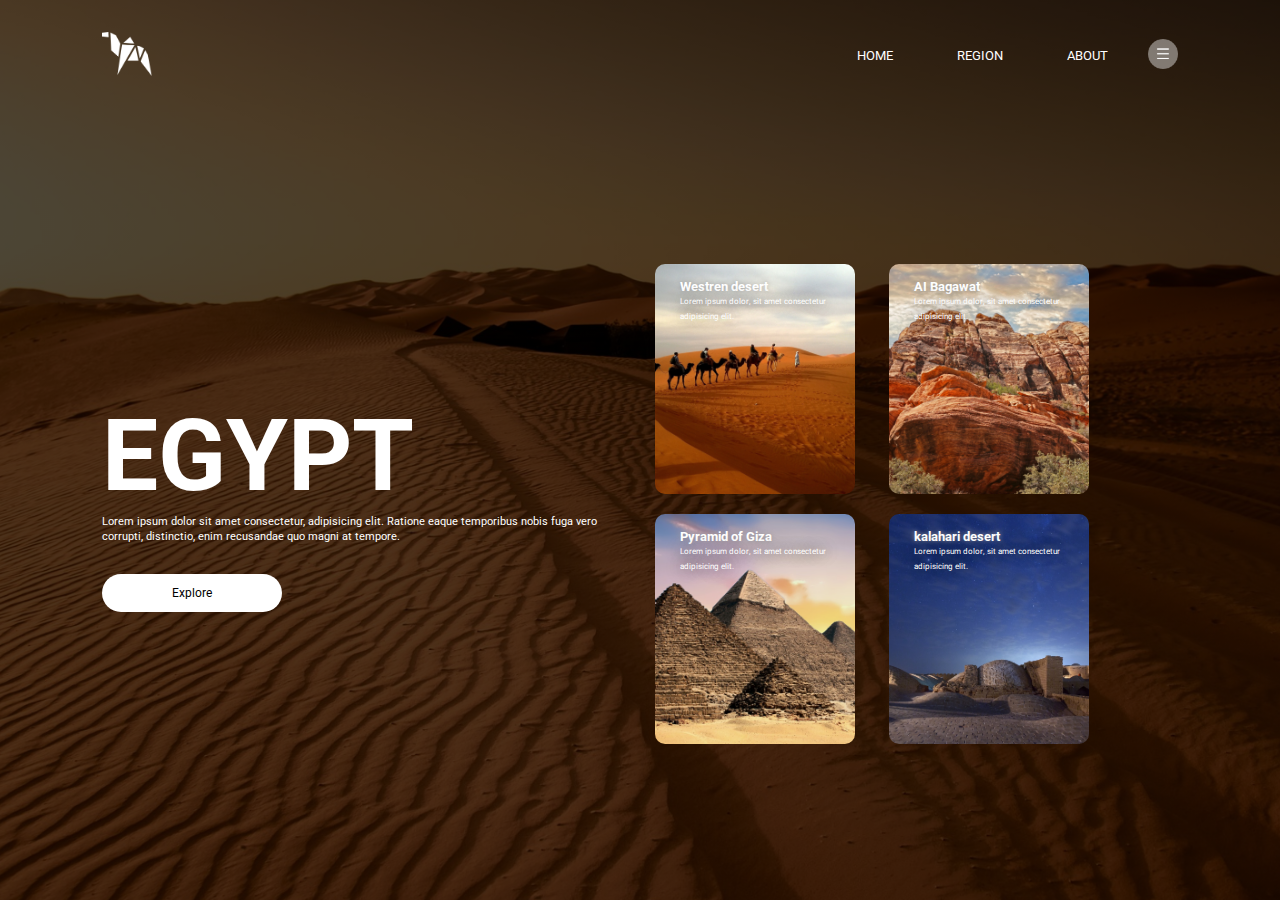
<file: index.html>
<!DOCTYPE html>
<html lang="en">
<head>
    <meta charset="UTF-8">
    <meta name="viewport" content="width=device-width, initial-scale=1.0">
    <title>Desert</title>
    <link rel="stylesheet" href="style.css">
    <link rel="preconnect" href="https://fonts.gstatic.com">
    <link href="https://fonts.googleapis.com/css2?family=Roboto:wght@400;700&display=swap" rel="stylesheet">
</head>
<body>
    <div class="contanier">
        <div class="navbar">
            <img src="Img/logo.png" class="logo">
            <nav>
                <ul>
                    <li><a href="">HOME</a></li>
                    <li><a href="">REGION</a></li>
                    <li><a href="">ABOUT</a></li>
                    
                </ul>
            </nav>
            <img src="Img/menu.png" class="menu">
        </div>
        <div class="row">
            <div class="col">
                <h1>
                    EGYPT
                </h1>
                <p>
                    Lorem ipsum dolor sit amet consectetur, adipisicing elit. Ratione eaque temporibus nobis fuga vero corrupti,
                     distinctio, enim recusandae quo magni at tempore.
                </p>
                <button type="button">Explore</button>
            </div>
            <div class="col">
                <div class="card card1">
                    <h5>Westren desert</h5>
                    <p>
                        Lorem ipsum dolor,
                        sit amet consectetur adipisicing elit.
                    </p>
                </div>
                <div class="card card2">
                    <h5>AI Bagawat</h5>
                    <p>
                        Lorem ipsum dolor,
                        sit amet consectetur adipisicing elit.
                    </p>
                </div>
                <div class="card card3">
                    <h5>Pyramid of Giza</h5>
                    <p>
                        Lorem ipsum dolor,
                        sit amet consectetur adipisicing elit.
                    </p>
                </div>
                <div class="card card4">
                    <h5>kalahari desert</h5>
                    <p>
                        Lorem ipsum dolor,
                        sit amet consectetur adipisicing elit.
                    </p>
                </div>
            </div>
        </div>

    </div>
    
</body>
</html>
</file>
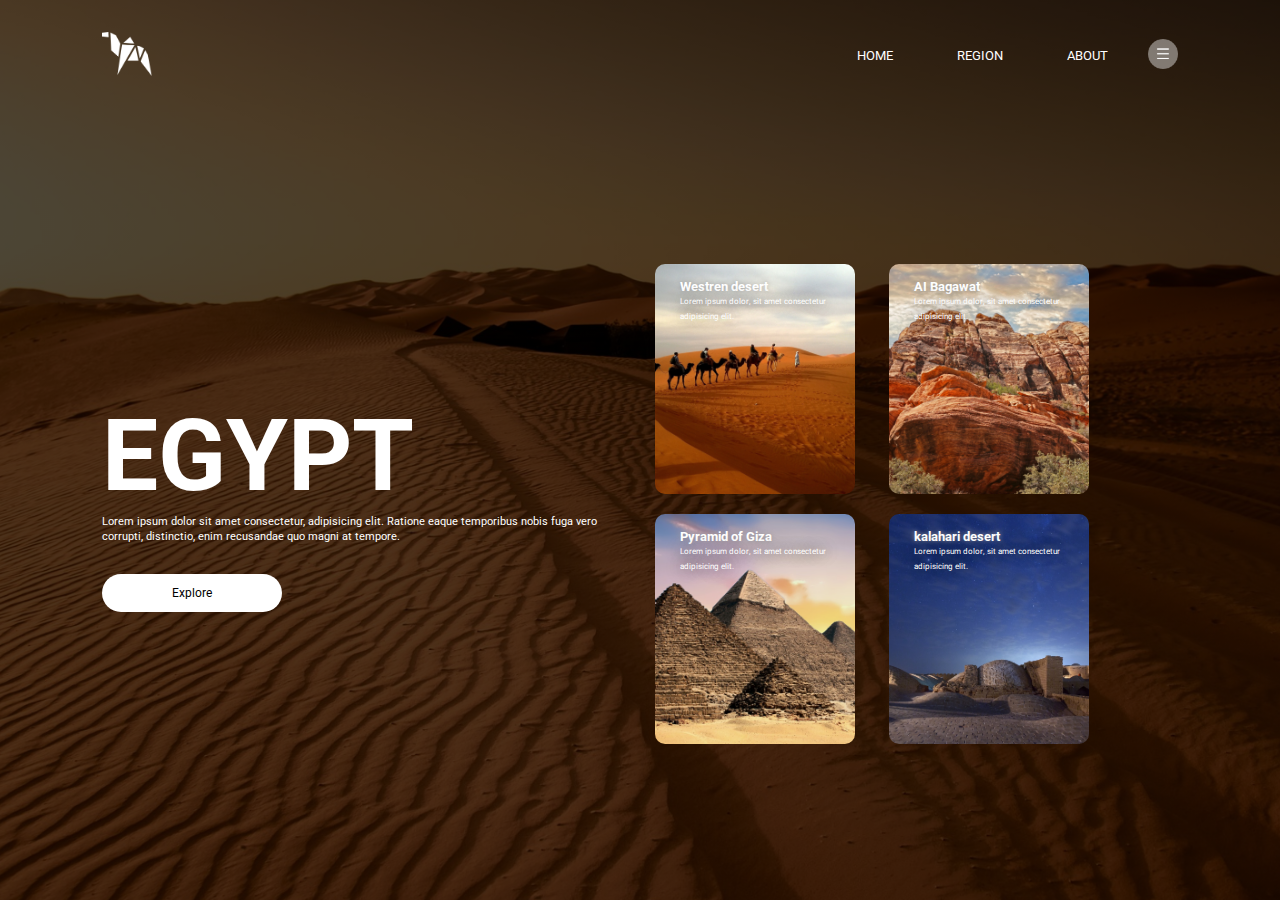
<file: page.html>
<!DOCTYPE html>
<html lang="en">
<head>
    <meta charset="UTF-8">
    <meta name="viewport" content="width=device-width, initial-scale=1.0">
    <title>Desert</title>
    <link rel="stylesheet" href="style.css">
    <link rel="preconnect" href="https://fonts.gstatic.com">
    <link href="https://fonts.googleapis.com/css2?family=Roboto:wght@400;700&display=swap" rel="stylesheet">
</head>
<body>
    <div class="contanier">
        <div class="navbar">
            <img src="Img/logo.png" class="logo">
            <nav>
                <ul>
                    <li><a href="">HOME</a></li>
                    <li><a href="">REGION</a></li>
                    <li><a href="">ABOUT</a></li>
                    
                </ul>
            </nav>
            <img src="Img/menu.png" class="menu">
        </div>
        <div class="row">
            <div class="col">
                <h1>
                    EGYPT
                </h1>
                <p>
                    Lorem ipsum dolor sit amet consectetur, adipisicing elit. Ratione eaque temporibus nobis fuga vero corrupti,
                     distinctio, enim recusandae quo magni at tempore.
                </p>
                <button type="button">Explore</button>
            </div>
            <div class="col">
                <div class="card card1">
                    <h5>Westren desert</h5>
                    <p>
                        Lorem ipsum dolor,
                        sit amet consectetur adipisicing elit.
                    </p>
                </div>
                <div class="card card2">
                    <h5>AI Bagawat</h5>
                    <p>
                        Lorem ipsum dolor,
                        sit amet consectetur adipisicing elit.
                    </p>
                </div>
                <div class="card card3">
                    <h5>Pyramid of Giza</h5>
                    <p>
                        Lorem ipsum dolor,
                        sit amet consectetur adipisicing elit.
                    </p>
                </div>
                <div class="card card4">
                    <h5>kalahari desert</h5>
                    <p>
                        Lorem ipsum dolor,
                        sit amet consectetur adipisicing elit.
                    </p>
                </div>
            </div>
        </div>

    </div>
    
</body>
</html>
</file>
<file: style.css>
*{  
    margin:0;
    padding:0;
    font-family: 'Roboto', sans-serif;
}
.contanier{
    width: 100%;
    height:100vh;
    background-image:linear-gradient(rgba(0,0,0,0.7),rgba(0,0,0,0.7)),url(Img/background.png);
    background-position: center;
    background-size:cover;
    padding-right:8%;
    padding-left:8%;
    box-sizing:border-box;
}
.navbar{
    height:12%;
    display:flex;
    align-items: center;
}
.logo{
    width:50px;
    cursor: pointer;
}
.menu{
    width:30px;
    cursor: pointer;
    margin-left: 40px;
}
nav{
    flex:1;
    text-align: right;
}
nav ul li{
    list-style:none;
    display:inline-block;
    margin-left:60px;
}
nav ul li a{
    text-decoration: none;
    color: #fff;
    font-size:13px;
}
.row{
    display:flex;
    height:88%;
    align-items: center;
}
.col{
    flex-basis: 50%;
}
h1{
    color:#fff;
    font-size:100px;
}
p{
    color:#fff;
    font-size:11px;
    line-height:15px;
}
button{
    width:180px;
    color:#000;
    padding:12px 0;
    font-size:12px;
    background:#fff;
    border:0;
    border-radius: 20px;
    outline: none;
    margin-top:30px;
}
.card{
    width:200px;
    height:230px;
    display:inline-block;
    border-radius: 10px;
    padding:15px 25px;
    box-sizing: border-box;
    cursor: pointer;
    margin:10px 15px;
    background-position:center;
    background-size:cover;
    transition:transform 0.5s;
}
.card:hover{
    transform:translateY(-10px) ;
}
.card1{
    background-image: url(Img/pic-1.png);
}
.card2{
    background-image: url(Img/pic-2.png);
}
.card3{
    background-image: url(Img/pic-3.png);
}
.card4{
    background-image: url(Img/pic-4.png);
}
h5{
    color:#fff;
    text-shadow: 0 0 5px #999;
}
.card p{
    text-shadow: 0 0 15px #000;
    font-size:8px;
}
</file>
